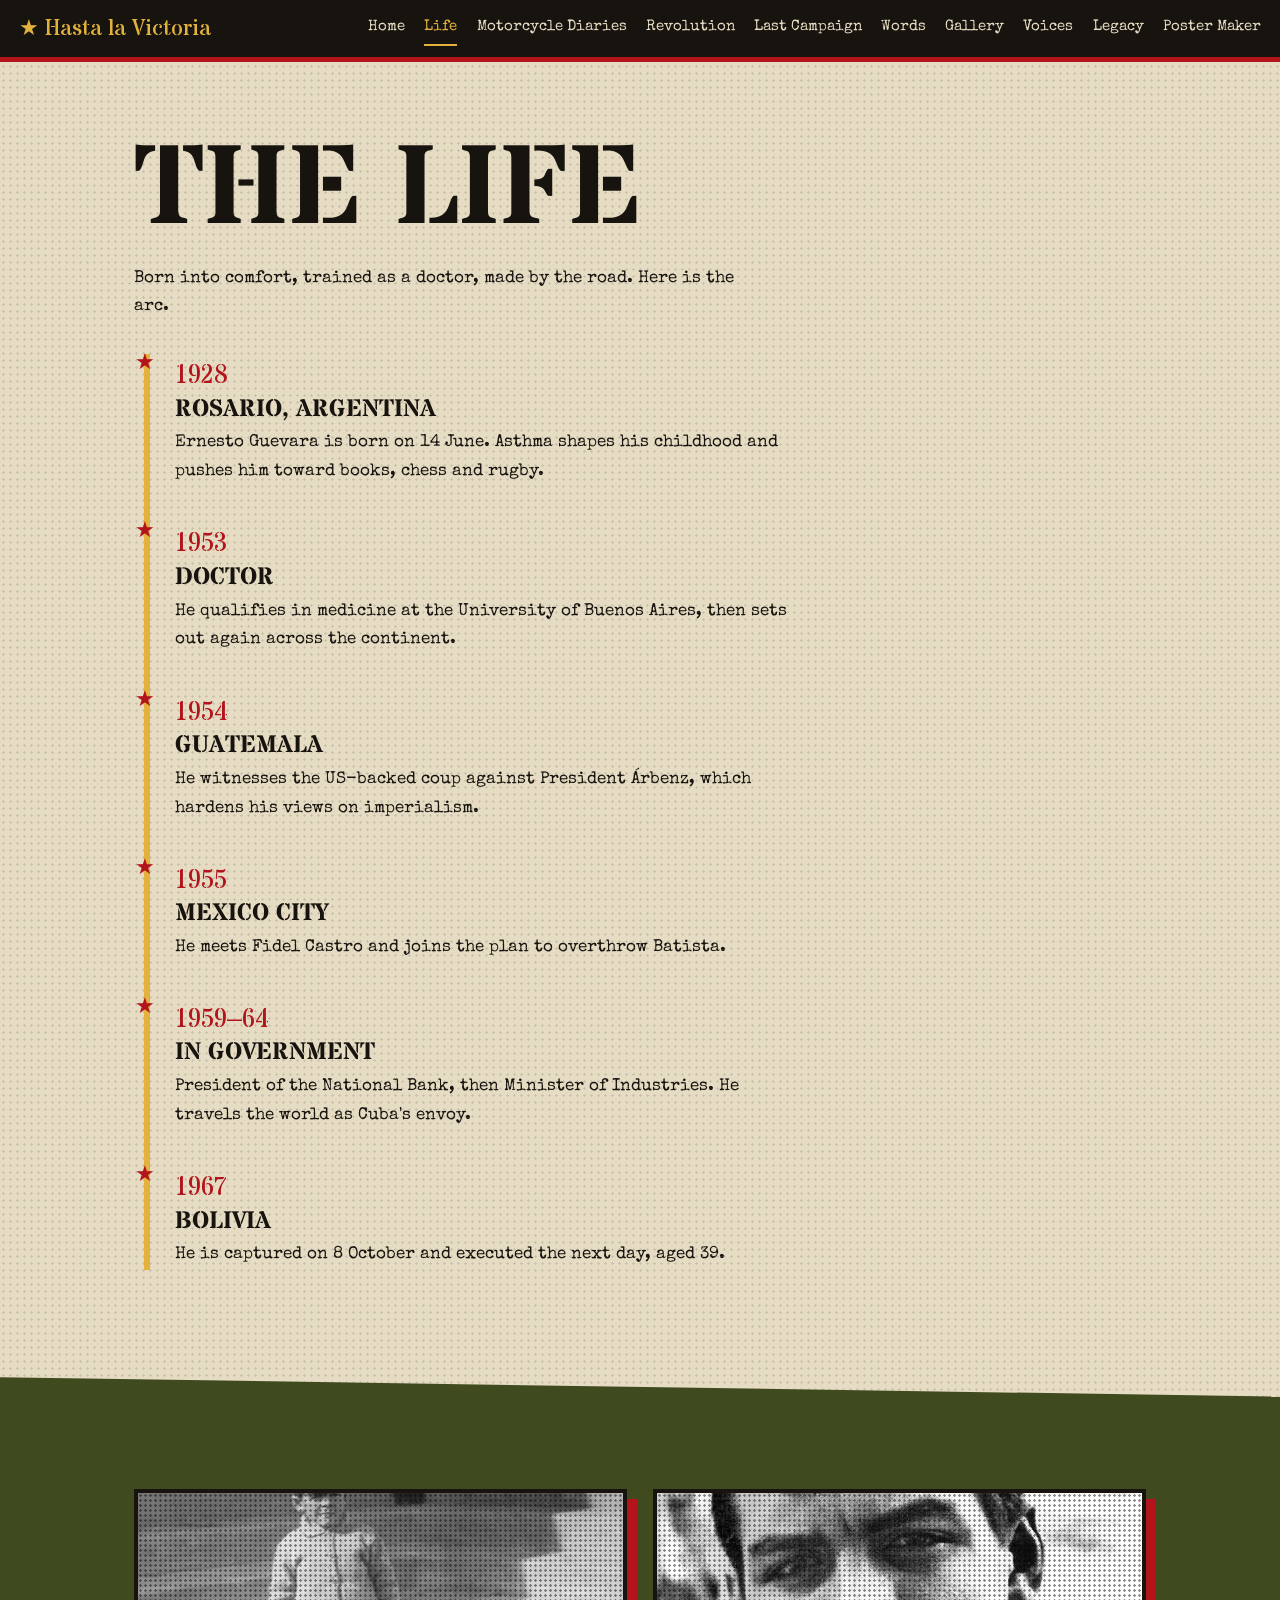
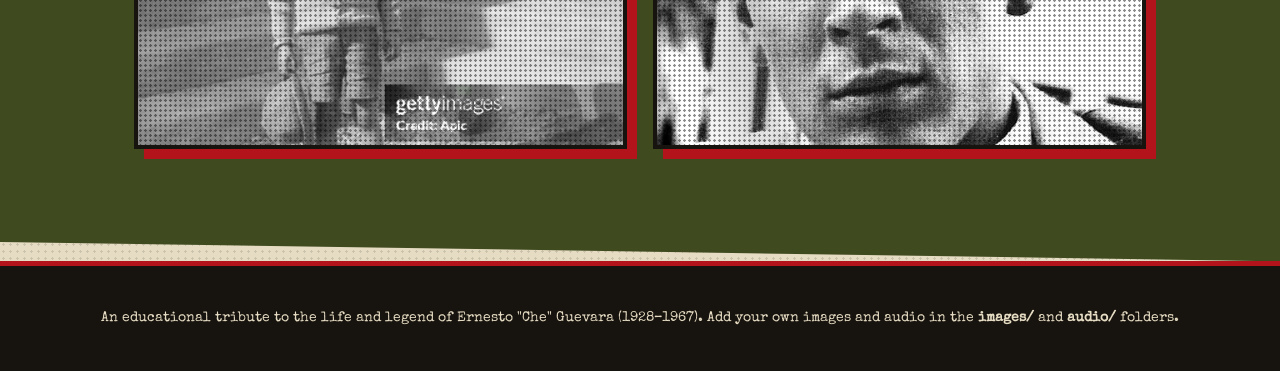
<file: biography.html>
<!doctype html><html lang="en"><head><meta charset="utf-8"><meta name="viewport" content="width=device-width,initial-scale=1"><title>Life | Hasta la Victoria Siempre</title>
<link rel="preconnect" href="https://fonts.googleapis.com"><link rel="preconnect" href="https://fonts.gstatic.com" crossorigin>
<link href="https://fonts.googleapis.com/css2?family=Special+Elite&family=Stardos+Stencil:wght@400;700&display=swap" rel="stylesheet"><link rel="stylesheet" href="css/style.css"><link rel="manifest" href="manifest.json">
<meta name="theme-color" content="#b3141b">
<link rel="apple-touch-icon" href="images/logo.png"></head><body>
<header class="nav"><a class="logo" href="index.html">★ Hasta la Victoria</a><a href="index.html">Home</a><a href="biography.html" aria-current=page>Life</a><a href="diaries.html">Motorcycle Diaries</a><a href="revolution.html">Revolution</a><a href="last-campaign.html">Last Campaign</a><a href="words.html">Words</a><a href="gallery.html">Gallery</a><a href="voices.html">Voices</a><a href="legacy.html">Legacy</a><a href="poster.html">Poster Maker</a></header><section><div class="wrap"><h1>The life</h1><p style="margin:1rem 0 2rem;max-width:60ch">Born into comfort, trained as a doctor, made by the road. Here is the arc.</p>
<div class="tl"><article><time>1928</time><h3>Rosario, Argentina</h3><p>Ernesto Guevara is born on 14 June. Asthma shapes his childhood and pushes him toward books, chess and rugby.</p></article><article><time>1953</time><h3>Doctor</h3><p>He qualifies in medicine at the University of Buenos Aires, then sets out again across the continent.</p></article><article><time>1954</time><h3>Guatemala</h3><p>He witnesses the US-backed coup against President Árbenz, which hardens his views on imperialism.</p></article><article><time>1955</time><h3>Mexico City</h3><p>He meets Fidel Castro and joins the plan to overthrow Batista.</p></article><article><time>1959–64</time><h3>In government</h3><p>President of the National Bank, then Minister of Industries. He travels the world as Cuba's envoy.</p></article><article><time>1967</time><h3>Bolivia</h3><p>He is captured on 8 October and executed the next day, aged 39.</p></article></div></div></section>
<section class="band-olive"><div class="wrap grid"><div class="ph " data-img="images/young-ernesto.jpg" data-note="Young Ernesto, Argentina" role="img" aria-label="Young Ernesto, Argentina"></div><div class="ph " data-img="images/doctor-ernesto.jpg" data-note="As a medical student" role="img" aria-label="As a medical student"></div></div></section>
<footer>An educational tribute to the life and legend of Ernesto "Che" Guevara (1928–1967). Add your own images and audio in the <b>images/</b> and <b>audio/</b> folders.</footer><script src="js/main.js"></script></body></html>
</file>
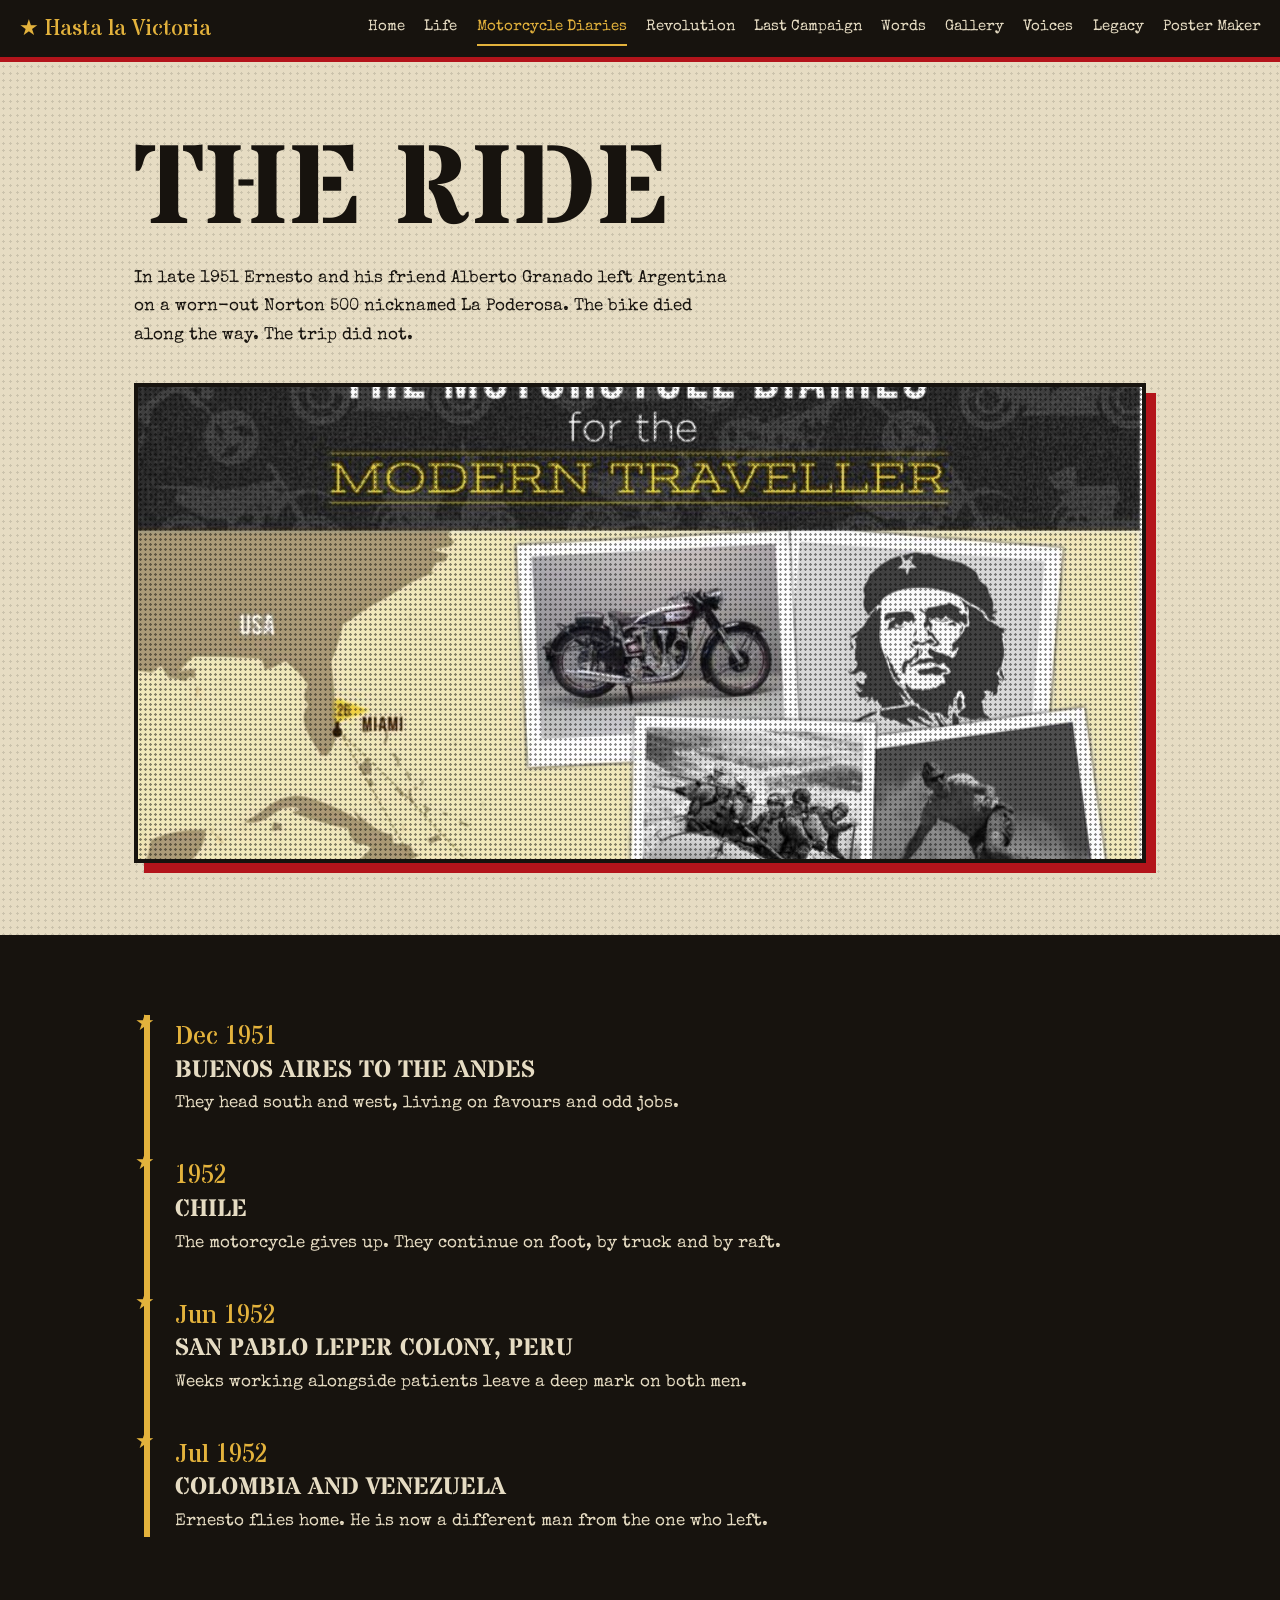
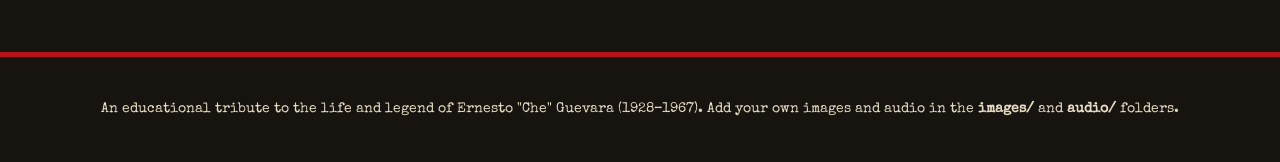
<file: diaries.html>
<!doctype html><html lang="en"><head><meta charset="utf-8"><meta name="viewport" content="width=device-width,initial-scale=1"><title>Motorcycle Diaries | Hasta la Victoria Siempre</title>
<link rel="preconnect" href="https://fonts.googleapis.com"><link rel="preconnect" href="https://fonts.gstatic.com" crossorigin>
<link href="https://fonts.googleapis.com/css2?family=Special+Elite&family=Stardos+Stencil:wght@400;700&display=swap" rel="stylesheet"><link rel="stylesheet" href="css/style.css"><link rel="manifest" href="manifest.json">
<meta name="theme-color" content="#b3141b">
<link rel="apple-touch-icon" href="images/logo.png"></head><body>
<header class="nav"><a class="logo" href="index.html">★ Hasta la Victoria</a><a href="index.html">Home</a><a href="biography.html">Life</a><a href="diaries.html" aria-current=page>Motorcycle Diaries</a><a href="revolution.html">Revolution</a><a href="last-campaign.html">Last Campaign</a><a href="words.html">Words</a><a href="gallery.html">Gallery</a><a href="voices.html">Voices</a><a href="legacy.html">Legacy</a><a href="poster.html">Poster Maker</a></header><section><div class="wrap"><h1>The ride</h1><p style="margin:1rem 0 2rem;max-width:60ch">In late 1951 Ernesto and his friend Alberto Granado left Argentina on a worn-out Norton 500 nicknamed La Poderosa. The bike died along the way. The trip did not.</p><div class="ph tall" data-img="images/motorcycle.jpg" data-note="The Norton 500, or a map of the route" role="img" aria-label="The Norton 500, or a map of the route"></div></div></section>
<section class="band-ink"><div class="wrap"><div class="tl"><article><time>Dec 1951</time><h3>Buenos Aires to the Andes</h3><p>They head south and west, living on favours and odd jobs.</p></article><article><time>1952</time><h3>Chile</h3><p>The motorcycle gives up. They continue on foot, by truck and by raft.</p></article><article><time>Jun 1952</time><h3>San Pablo leper colony, Peru</h3><p>Weeks working alongside patients leave a deep mark on both men.</p></article><article><time>Jul 1952</time><h3>Colombia and Venezuela</h3><p>Ernesto flies home. He is now a different man from the one who left.</p></article></div></div></section>
<footer>An educational tribute to the life and legend of Ernesto "Che" Guevara (1928–1967). Add your own images and audio in the <b>images/</b> and <b>audio/</b> folders.</footer><script src="js/main.js"></script></body></html>
</file>
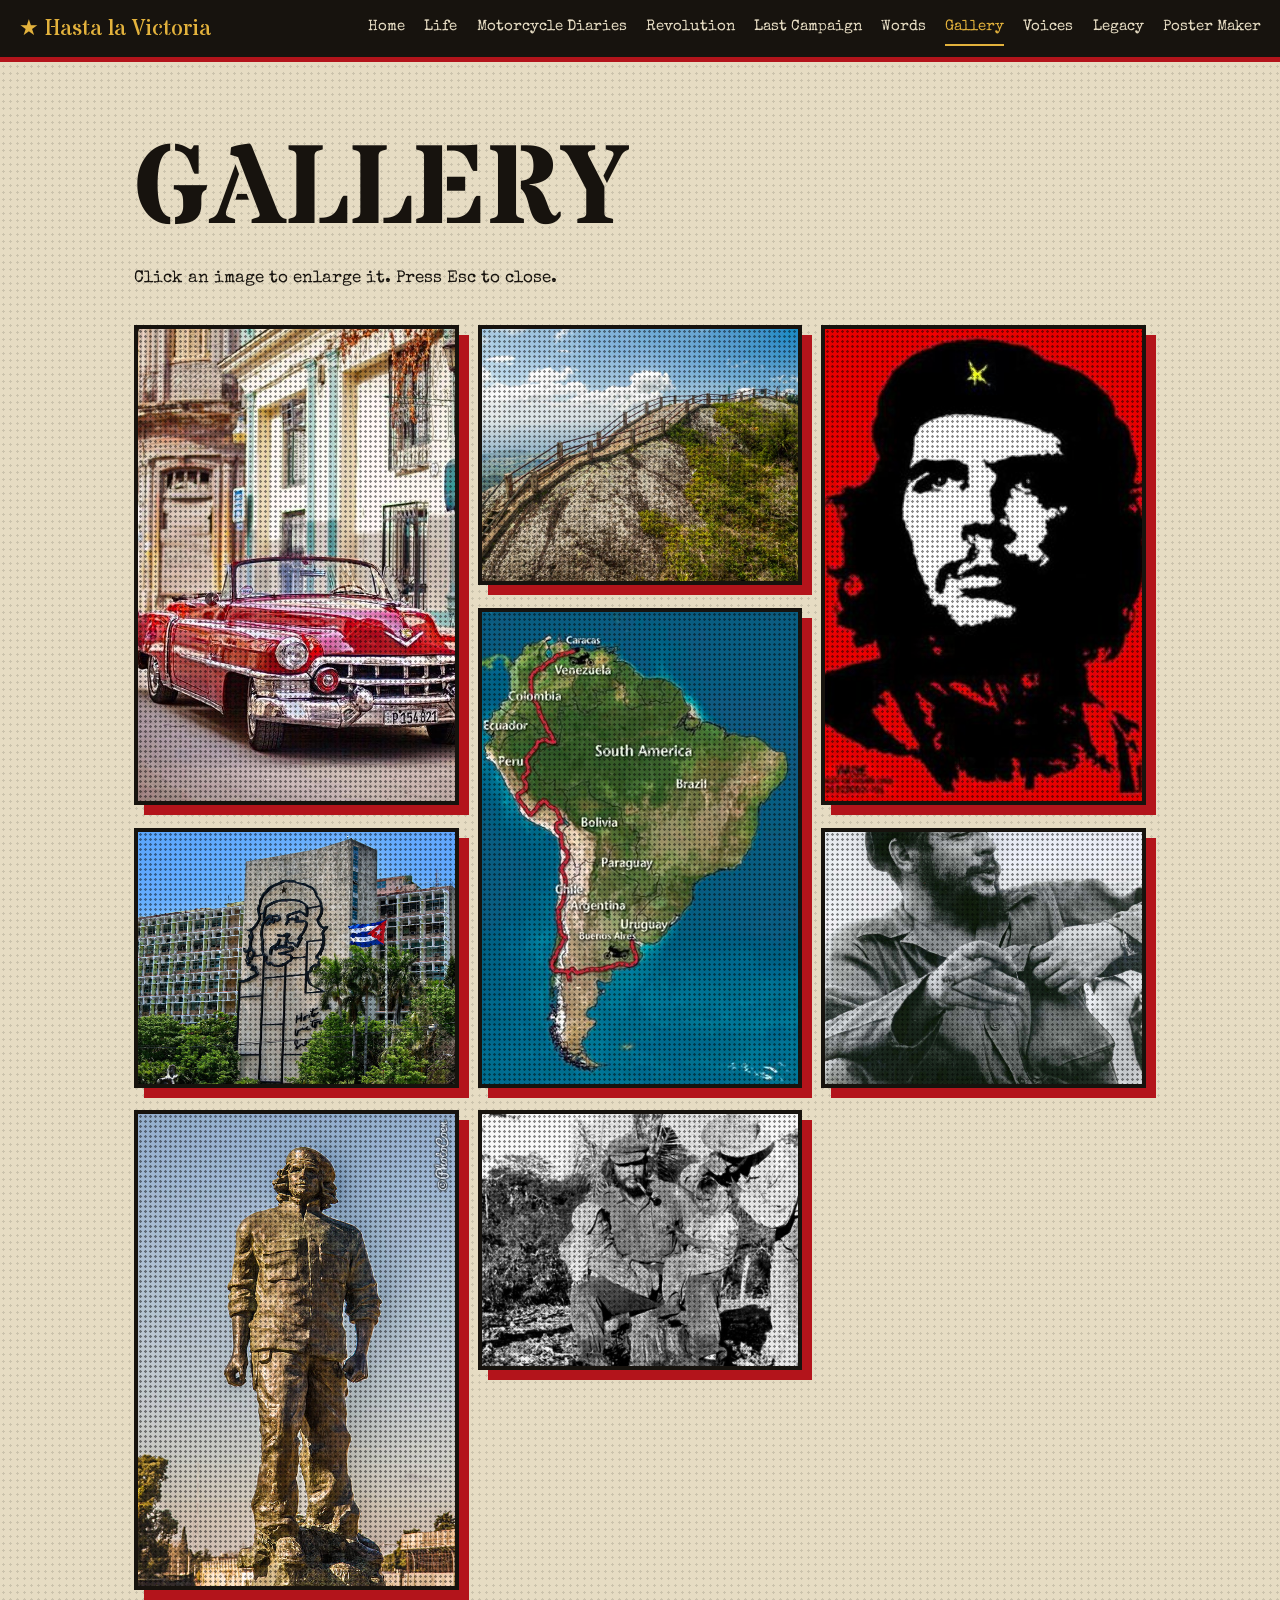
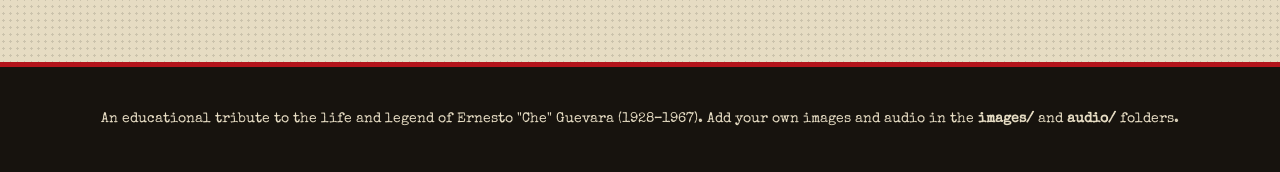
<file: gallery.html>
<!doctype html><html lang="en"><head><meta charset="utf-8"><meta name="viewport" content="width=device-width,initial-scale=1"><title>Gallery | Hasta la Victoria Siempre</title>
<link rel="preconnect" href="https://fonts.googleapis.com"><link rel="preconnect" href="https://fonts.gstatic.com" crossorigin>
<link href="https://fonts.googleapis.com/css2?family=Special+Elite&family=Stardos+Stencil:wght@400;700&display=swap" rel="stylesheet"><link rel="stylesheet" href="css/style.css"><link rel="manifest" href="manifest.json">
<meta name="theme-color" content="#b3141b">
<link rel="apple-touch-icon" href="images/logo.png"></head><body>
<header class="nav"><a class="logo" href="index.html">★ Hasta la Victoria</a><a href="index.html">Home</a><a href="biography.html">Life</a><a href="diaries.html">Motorcycle Diaries</a><a href="revolution.html">Revolution</a><a href="last-campaign.html">Last Campaign</a><a href="words.html">Words</a><a href="gallery.html" aria-current=page>Gallery</a><a href="voices.html">Voices</a><a href="legacy.html">Legacy</a><a href="poster.html">Poster Maker</a></header><section><div class="wrap"><h1>Gallery</h1><p style="margin:1rem 0 2rem">Click an image to enlarge it. Press Esc to close.</p><div class="gal"><div class="ph tall" data-img="images/gallery-1.jpg" data-note="Any photo for slot 1"></div><div class="ph" data-img="images/gallery-2.jpg" data-note="Any photo for slot 2"></div><div class="ph tall" data-img="images/gallery-3.jpg" data-note="Any photo for slot 3"></div><div class="ph" data-img="images/gallery-4.jpg" data-note="Any photo for slot 4"></div><div class="ph tall" data-img="images/gallery-5.jpg" data-note="Any photo for slot 5"></div><div class="ph" data-img="images/gallery-6.jpg" data-note="Any photo for slot 6"></div><div class="ph tall" data-img="images/gallery-7.jpg" data-note="Any photo for slot 7"></div><div class="ph" data-img="images/gallery-8.jpg" data-note="Any photo for slot 8"></div></div></div></section><div id="lb"><img alt=""></div>
<footer>An educational tribute to the life and legend of Ernesto "Che" Guevara (1928–1967). Add your own images and audio in the <b>images/</b> and <b>audio/</b> folders.</footer><script src="js/main.js"></script></body></html>
</file>
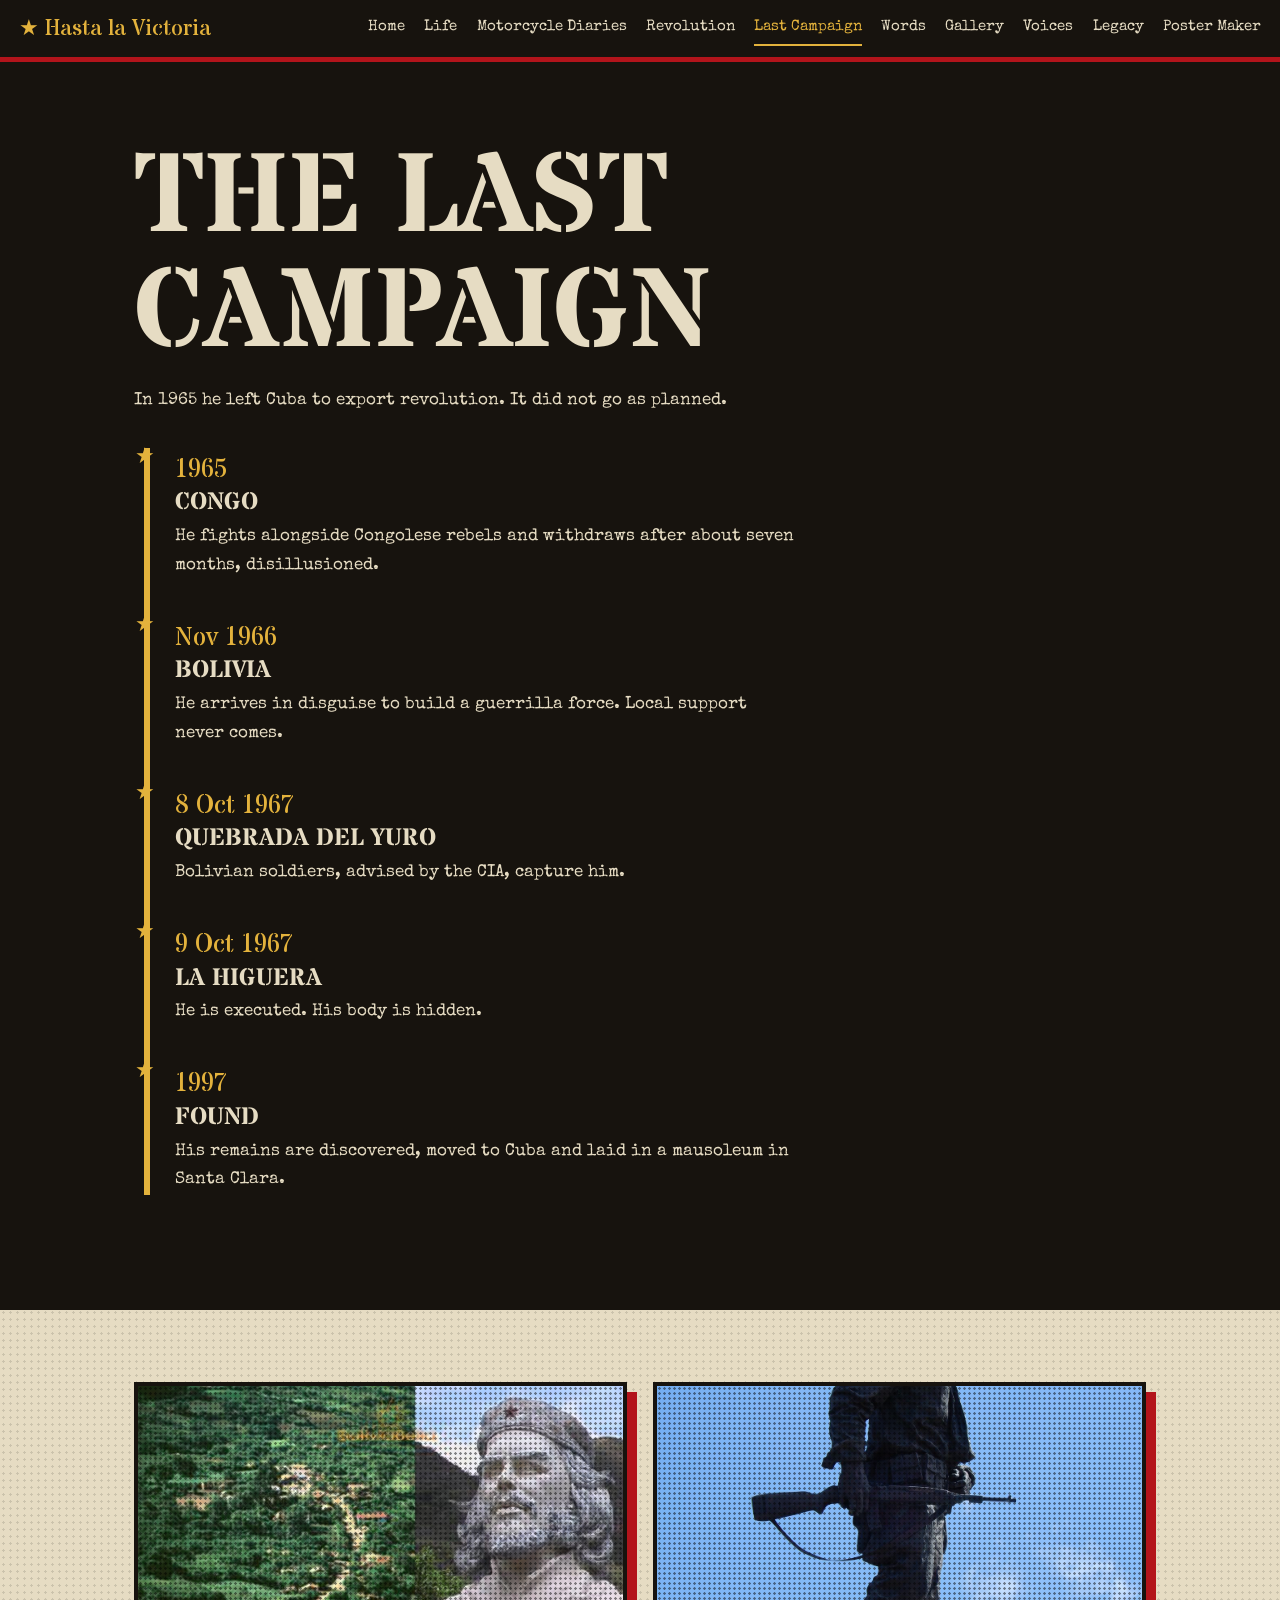
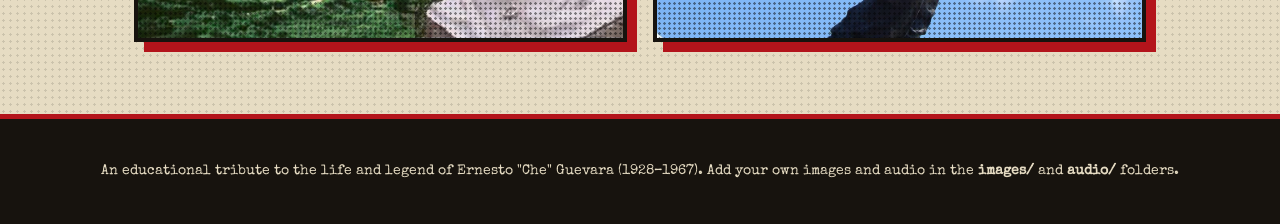
<file: last-campaign.html>
<!doctype html><html lang="en"><head><meta charset="utf-8"><meta name="viewport" content="width=device-width,initial-scale=1"><title>Last Campaign | Hasta la Victoria Siempre</title>
<link rel="preconnect" href="https://fonts.googleapis.com"><link rel="preconnect" href="https://fonts.gstatic.com" crossorigin>
<link href="https://fonts.googleapis.com/css2?family=Special+Elite&family=Stardos+Stencil:wght@400;700&display=swap" rel="stylesheet"><link rel="stylesheet" href="css/style.css"><link rel="manifest" href="manifest.json">
<meta name="theme-color" content="#b3141b">
<link rel="apple-touch-icon" href="images/logo.png"></head><body>
<header class="nav"><a class="logo" href="index.html">★ Hasta la Victoria</a><a href="index.html">Home</a><a href="biography.html">Life</a><a href="diaries.html">Motorcycle Diaries</a><a href="revolution.html">Revolution</a><a href="last-campaign.html" aria-current=page>Last Campaign</a><a href="words.html">Words</a><a href="gallery.html">Gallery</a><a href="voices.html">Voices</a><a href="legacy.html">Legacy</a><a href="poster.html">Poster Maker</a></header><section class="band-ink"><div class="wrap"><h1>The last campaign</h1><p style="margin:1rem 0 2rem;max-width:60ch">In 1965 he left Cuba to export revolution. It did not go as planned.</p>
<div class="tl"><article><time>1965</time><h3>Congo</h3><p>He fights alongside Congolese rebels and withdraws after about seven months, disillusioned.</p></article><article><time>Nov 1966</time><h3>Bolivia</h3><p>He arrives in disguise to build a guerrilla force. Local support never comes.</p></article><article><time>8 Oct 1967</time><h3>Quebrada del Yuro</h3><p>Bolivian soldiers, advised by the CIA, capture him.</p></article><article><time>9 Oct 1967</time><h3>La Higuera</h3><p>He is executed. His body is hidden.</p></article><article><time>1997</time><h3>Found</h3><p>His remains are discovered, moved to Cuba and laid in a mausoleum in Santa Clara.</p></article></div></div></section>
<section><div class="wrap grid"><div class="ph " data-img="images/bolivia.jpg" data-note="Bolivian highlands" role="img" aria-label="Bolivian highlands"></div><div class="ph " data-img="images/santa-clara-mausoleum.jpg" data-note="Santa Clara memorial" role="img" aria-label="Santa Clara memorial"></div></div></section>
<footer>An educational tribute to the life and legend of Ernesto "Che" Guevara (1928–1967). Add your own images and audio in the <b>images/</b> and <b>audio/</b> folders.</footer><script src="js/main.js"></script></body></html>
</file>
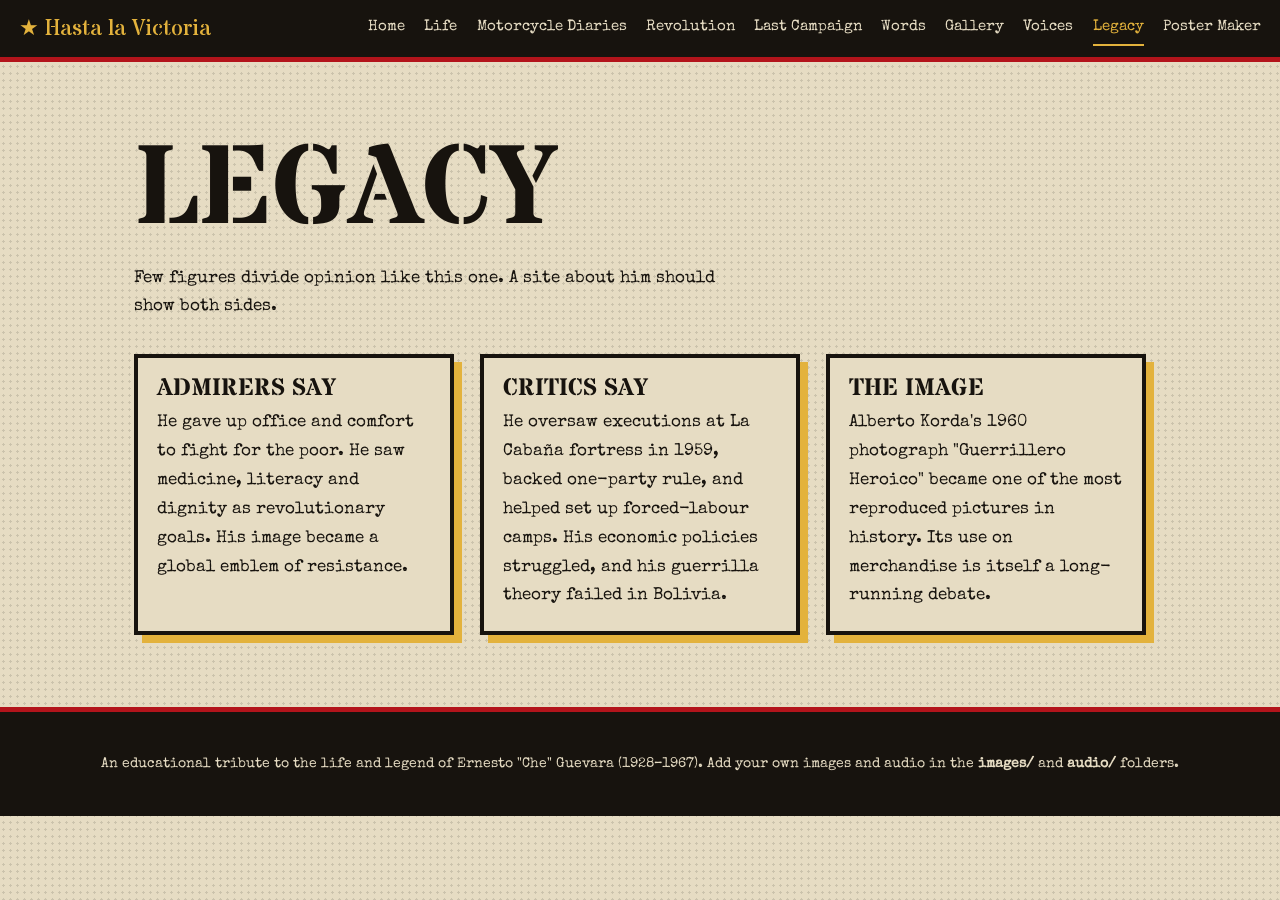
<file: legacy.html>
<!doctype html><html lang="en"><head><meta charset="utf-8"><meta name="viewport" content="width=device-width,initial-scale=1"><title>Legacy | Hasta la Victoria Siempre</title>
<link rel="preconnect" href="https://fonts.googleapis.com"><link rel="preconnect" href="https://fonts.gstatic.com" crossorigin>
<link href="https://fonts.googleapis.com/css2?family=Special+Elite&family=Stardos+Stencil:wght@400;700&display=swap" rel="stylesheet"><link rel="stylesheet" href="css/style.css"><link rel="manifest" href="manifest.json">
<meta name="theme-color" content="#b3141b">
<link rel="apple-touch-icon" href="images/logo.png"></head><body>
<header class="nav"><a class="logo" href="index.html">★ Hasta la Victoria</a><a href="index.html">Home</a><a href="biography.html">Life</a><a href="diaries.html">Motorcycle Diaries</a><a href="revolution.html">Revolution</a><a href="last-campaign.html">Last Campaign</a><a href="words.html">Words</a><a href="gallery.html">Gallery</a><a href="voices.html">Voices</a><a href="legacy.html" aria-current=page>Legacy</a><a href="poster.html">Poster Maker</a></header><section><div class="wrap"><h1>Legacy</h1><p style="margin:1rem 0 2rem;max-width:60ch">Few figures divide opinion like this one. A site about him should show both sides.</p><div class="grid">
<div class="card"><h3>Admirers say</h3><p>He gave up office and comfort to fight for the poor. He saw medicine, literacy and dignity as revolutionary goals. His image became a global emblem of resistance.</p></div>
<div class="card"><h3>Critics say</h3><p>He oversaw executions at La Cabaña fortress in 1959, backed one-party rule, and helped set up forced-labour camps. His economic policies struggled, and his guerrilla theory failed in Bolivia.</p></div>
<div class="card"><h3>The image</h3><p>Alberto Korda's 1960 photograph "Guerrillero Heroico" became one of the most reproduced pictures in history. Its use on merchandise is itself a long-running debate.</p></div></div></div></section>
<footer>An educational tribute to the life and legend of Ernesto "Che" Guevara (1928–1967). Add your own images and audio in the <b>images/</b> and <b>audio/</b> folders.</footer><script src="js/main.js"></script></body></html>
</file>
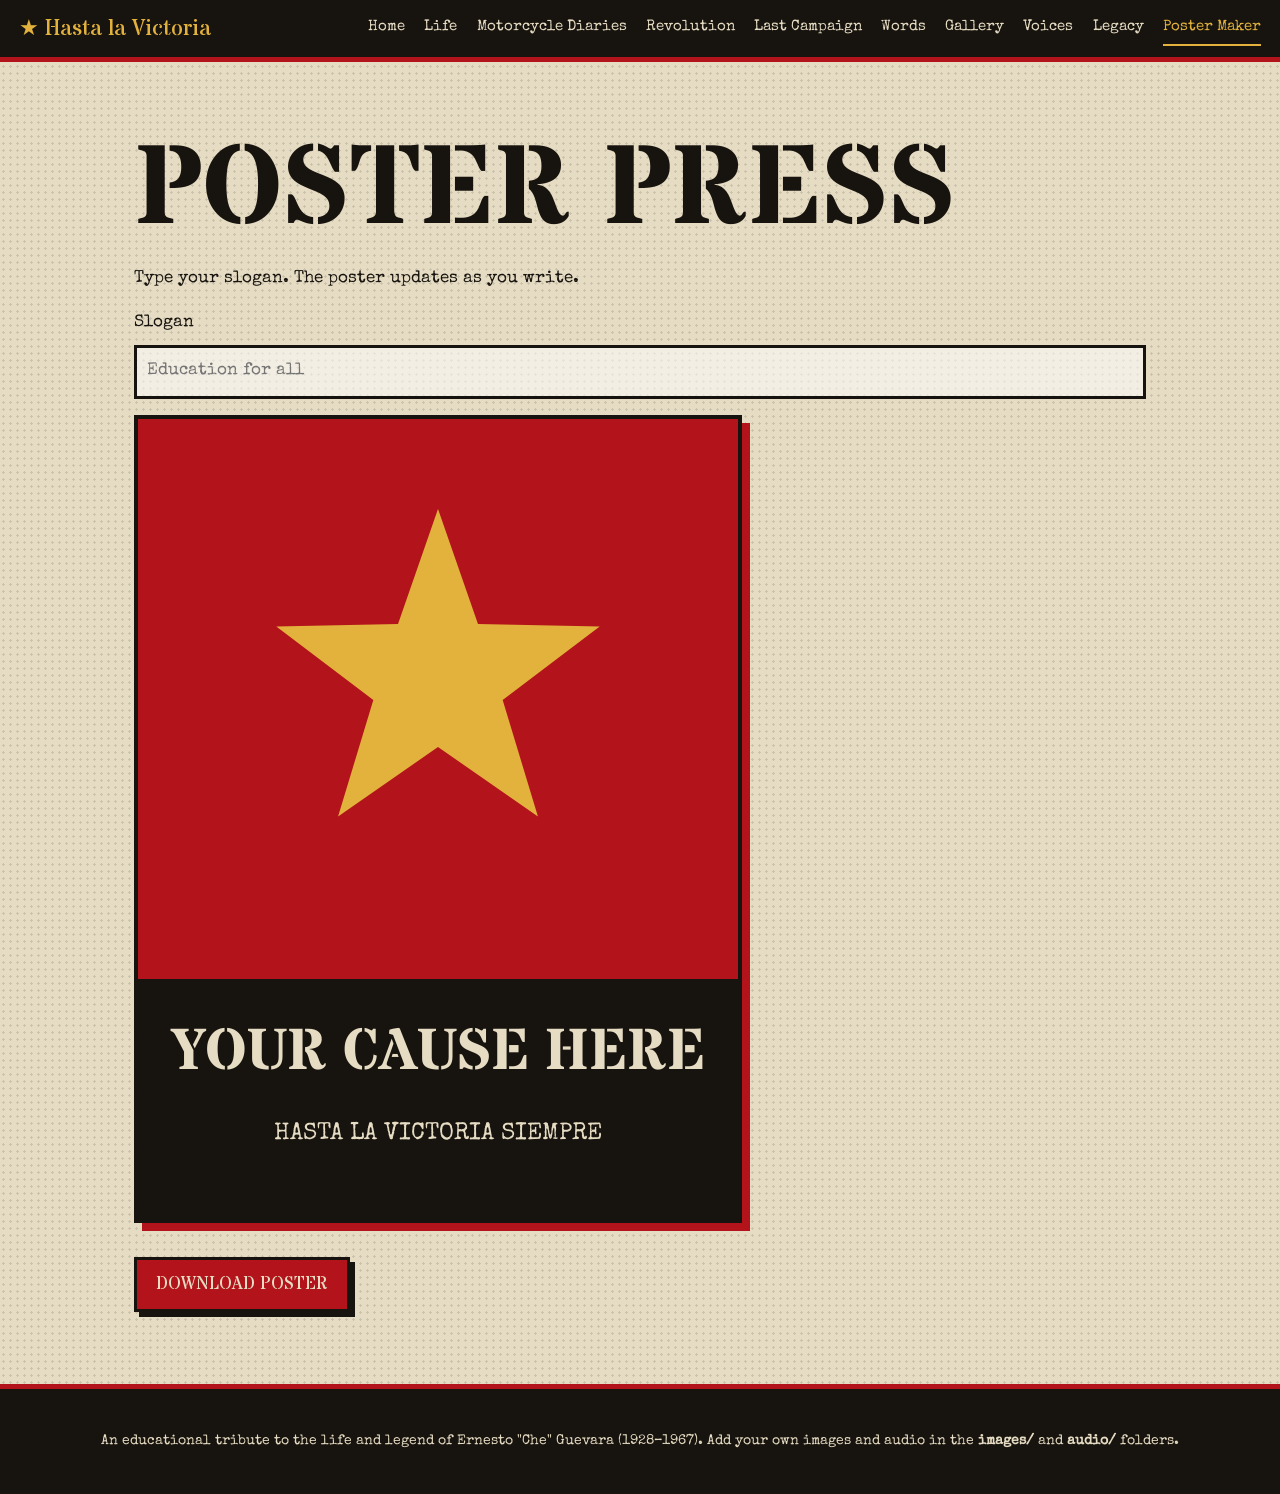
<file: poster.html>
<!doctype html><html lang="en"><head><meta charset="utf-8"><meta name="viewport" content="width=device-width,initial-scale=1"><title>Poster Maker | Hasta la Victoria Siempre</title>
<link rel="preconnect" href="https://fonts.googleapis.com"><link rel="preconnect" href="https://fonts.gstatic.com" crossorigin>
<link href="https://fonts.googleapis.com/css2?family=Special+Elite&family=Stardos+Stencil:wght@400;700&display=swap" rel="stylesheet"><link rel="stylesheet" href="css/style.css"></head><body>
<header class="nav"><a class="logo" href="index.html">★ Hasta la Victoria</a><a href="index.html">Home</a><a href="biography.html">Life</a><a href="diaries.html">Motorcycle Diaries</a><a href="revolution.html">Revolution</a><a href="last-campaign.html">Last Campaign</a><a href="words.html">Words</a><a href="gallery.html">Gallery</a><a href="voices.html">Voices</a><a href="legacy.html">Legacy</a><a href="poster.html" aria-current=page>Poster Maker</a></header><section><div class="wrap"><h1>Poster press</h1><p style="margin:1rem 0">Type your slogan. The poster updates as you write.</p><label for="ptext">Slogan</label><input type="text" id="ptext" maxlength="40" placeholder="Education for all"><canvas id="poster" width="600" height="800"></canvas><p style="margin-top:1.4rem"><button class="btn" id="pdl">Download poster</button></p></div></section>
<footer>An educational tribute to the life and legend of Ernesto "Che" Guevara (1928–1967). Add your own images and audio in the <b>images/</b> and <b>audio/</b> folders.</footer><script src="js/main.js"></script></body></html>
</file>
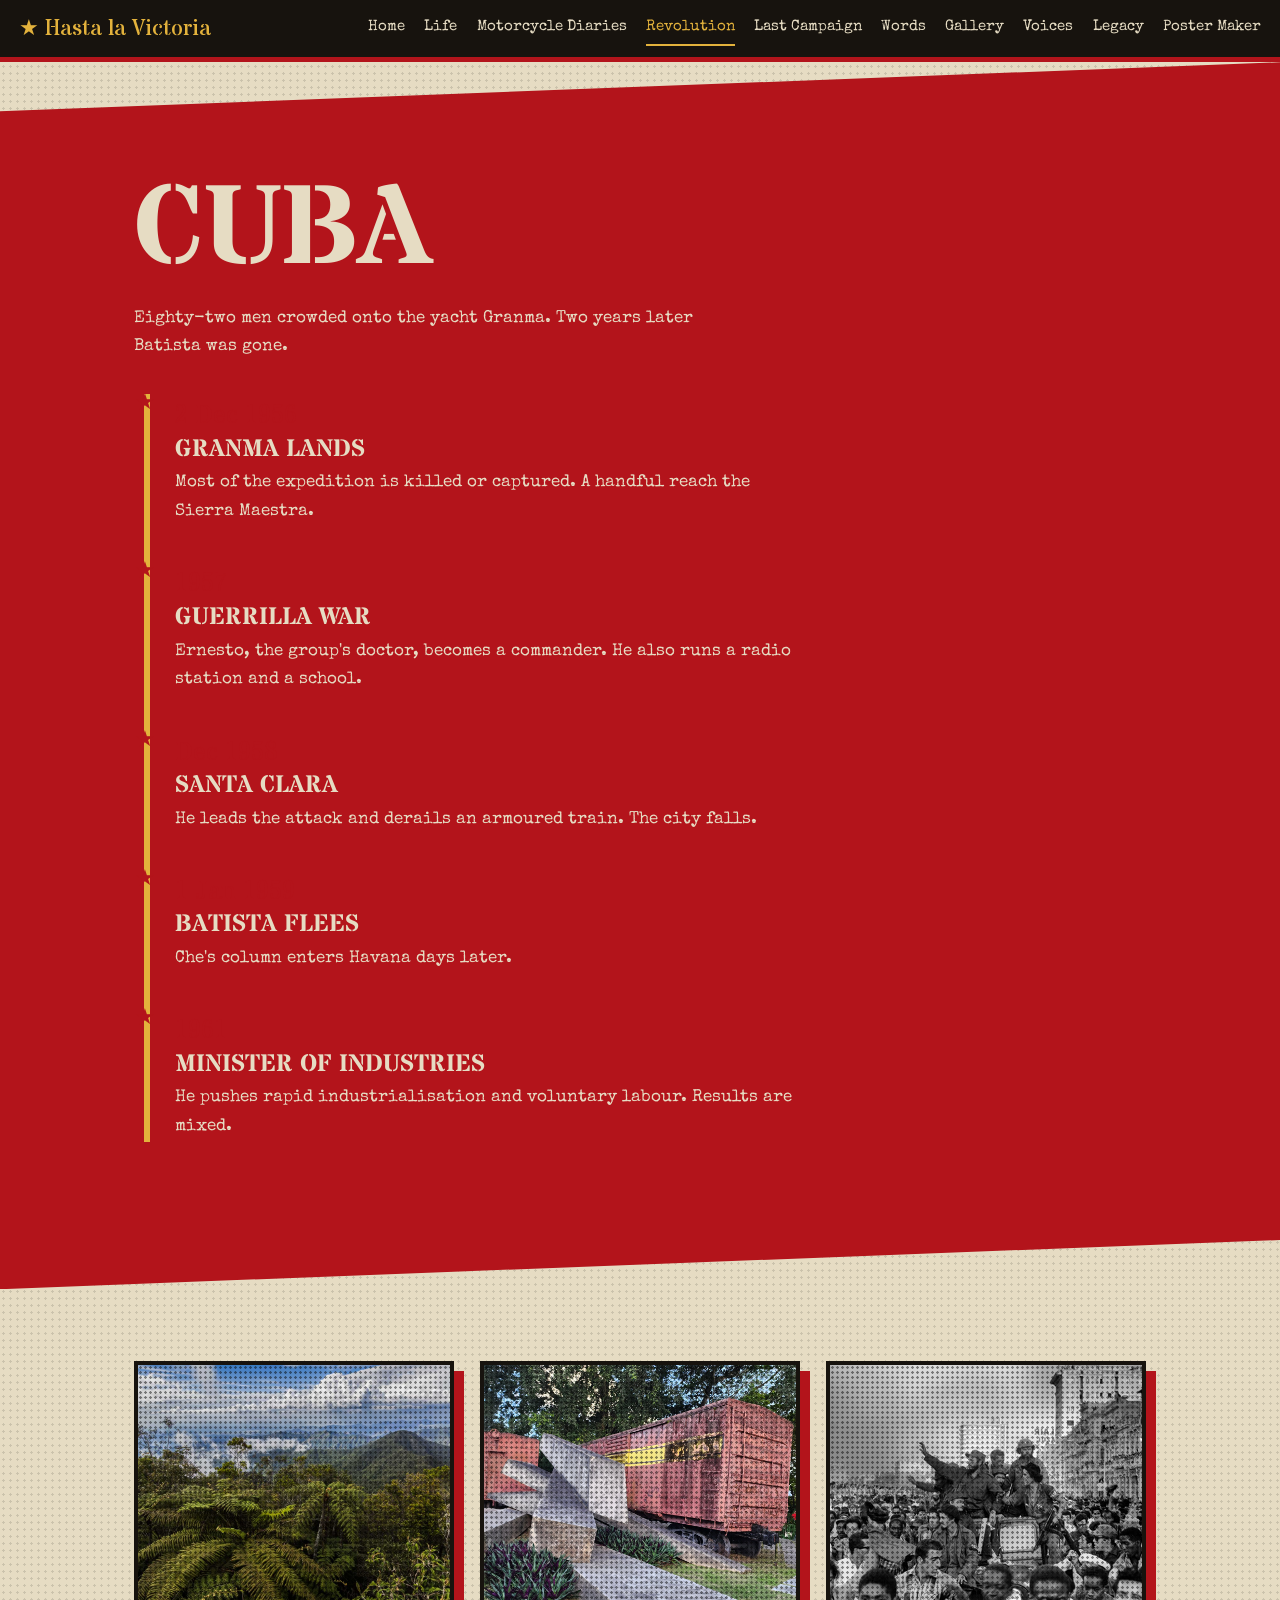
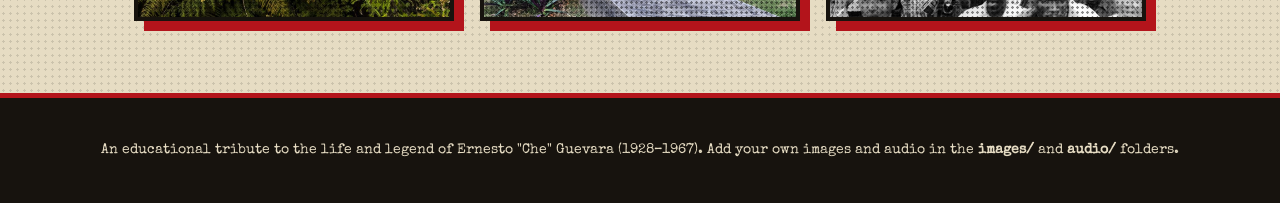
<file: revolution.html>
<!doctype html><html lang="en"><head><meta charset="utf-8"><meta name="viewport" content="width=device-width,initial-scale=1"><title>Revolution | Hasta la Victoria Siempre</title>
<link rel="preconnect" href="https://fonts.googleapis.com"><link rel="preconnect" href="https://fonts.gstatic.com" crossorigin>
<link href="https://fonts.googleapis.com/css2?family=Special+Elite&family=Stardos+Stencil:wght@400;700&display=swap" rel="stylesheet"><link rel="stylesheet" href="css/style.css"><link rel="manifest" href="manifest.json">
<meta name="theme-color" content="#b3141b">
<link rel="apple-touch-icon" href="images/logo.png"></head><body>
<header class="nav"><a class="logo" href="index.html">★ Hasta la Victoria</a><a href="index.html">Home</a><a href="biography.html">Life</a><a href="diaries.html">Motorcycle Diaries</a><a href="revolution.html" aria-current=page>Revolution</a><a href="last-campaign.html">Last Campaign</a><a href="words.html">Words</a><a href="gallery.html">Gallery</a><a href="voices.html">Voices</a><a href="legacy.html">Legacy</a><a href="poster.html">Poster Maker</a></header><section class="band-red"><div class="wrap"><h1>Cuba</h1><p style="margin:1rem 0 2rem;max-width:60ch">Eighty-two men crowded onto the yacht Granma. Two years later Batista was gone.</p>
<div class="tl"><article><time>2 Dec 1956</time><h3>Granma lands</h3><p>Most of the expedition is killed or captured. A handful reach the Sierra Maestra.</p></article><article><time>1957</time><h3>Guerrilla war</h3><p>Ernesto, the group's doctor, becomes a commander. He also runs a radio station and a school.</p></article><article><time>Dec 1958</time><h3>Santa Clara</h3><p>He leads the attack and derails an armoured train. The city falls.</p></article><article><time>1 Jan 1959</time><h3>Batista flees</h3><p>Che's column enters Havana days later.</p></article><article><time>1961</time><h3>Minister of Industries</h3><p>He pushes rapid industrialisation and voluntary labour. Results are mixed.</p></article></div></div></section>
<section><div class="wrap grid"><div class="ph " data-img="images/sierra-maestra.jpg" data-note="Sierra Maestra" role="img" aria-label="Sierra Maestra"></div><div class="ph " data-img="images/santa-clara.jpg" data-note="Santa Clara train" role="img" aria-label="Santa Clara train"></div><div class="ph " data-img="images/havana-1959.jpg" data-note="Havana 1959" role="img" aria-label="Havana 1959"></div></div></section>
<footer>An educational tribute to the life and legend of Ernesto "Che" Guevara (1928–1967). Add your own images and audio in the <b>images/</b> and <b>audio/</b> folders.</footer><script src="js/main.js"></script></body></html>
</file>
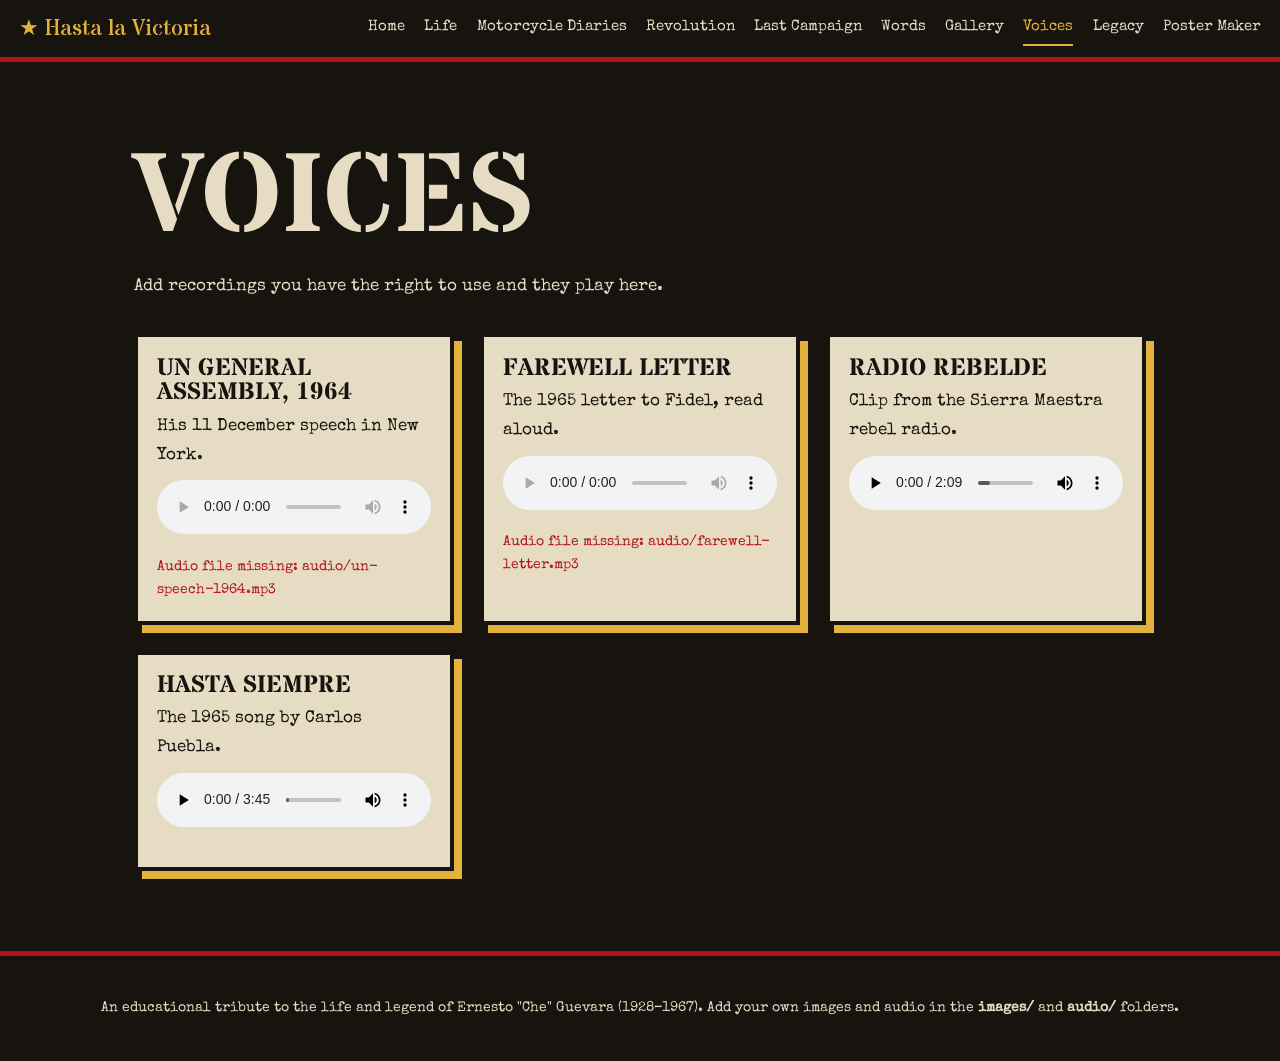
<file: voices.html>
<!doctype html><html lang="en"><head><meta charset="utf-8"><meta name="viewport" content="width=device-width,initial-scale=1"><title>Voices | Hasta la Victoria Siempre</title>
<link rel="preconnect" href="https://fonts.googleapis.com"><link rel="preconnect" href="https://fonts.gstatic.com" crossorigin>
<link href="https://fonts.googleapis.com/css2?family=Special+Elite&family=Stardos+Stencil:wght@400;700&display=swap" rel="stylesheet"><link rel="stylesheet" href="css/style.css"><link rel="manifest" href="manifest.json">
<meta name="theme-color" content="#b3141b">
<link rel="apple-touch-icon" href="images/logo.png"></head><body>
<header class="nav"><a class="logo" href="index.html">★ Hasta la Victoria</a><a href="index.html">Home</a><a href="biography.html">Life</a><a href="diaries.html">Motorcycle Diaries</a><a href="revolution.html">Revolution</a><a href="last-campaign.html">Last Campaign</a><a href="words.html">Words</a><a href="gallery.html">Gallery</a><a href="voices.html" aria-current=page>Voices</a><a href="legacy.html">Legacy</a><a href="poster.html">Poster Maker</a></header><section class="band-ink"><div class="wrap"><h1>Voices</h1><p style="margin:1rem 0 2rem;max-width:60ch">Add recordings you have the right to use and they play here.</p><div class="grid">
<div class="card"><h3>UN General Assembly, 1964</h3><p>His 11 December speech in New York.</p><audio controls preload="none" src="audio/un-speech-1964.mp3"></audio></div>
<div class="card"><h3>Farewell letter</h3><p>The 1965 letter to Fidel, read aloud.</p><audio controls preload="none" src="audio/farewell-letter.mp3"></audio></div>
<div class="card"><h3>Radio Rebelde</h3><p>Clip from the Sierra Maestra rebel radio.</p><audio controls preload="none" src="audio/radio-rebelde.mp3"></audio></div>
<div class="card"><h3>Hasta Siempre</h3><p>The 1965 song by Carlos Puebla.</p><audio controls preload="none" src="audio/hasta-siempre.mp3"></audio></div></div></div></section>
<footer>An educational tribute to the life and legend of Ernesto "Che" Guevara (1928–1967). Add your own images and audio in the <b>images/</b> and <b>audio/</b> folders.</footer><script src="js/main.js"></script></body></html>
</file>
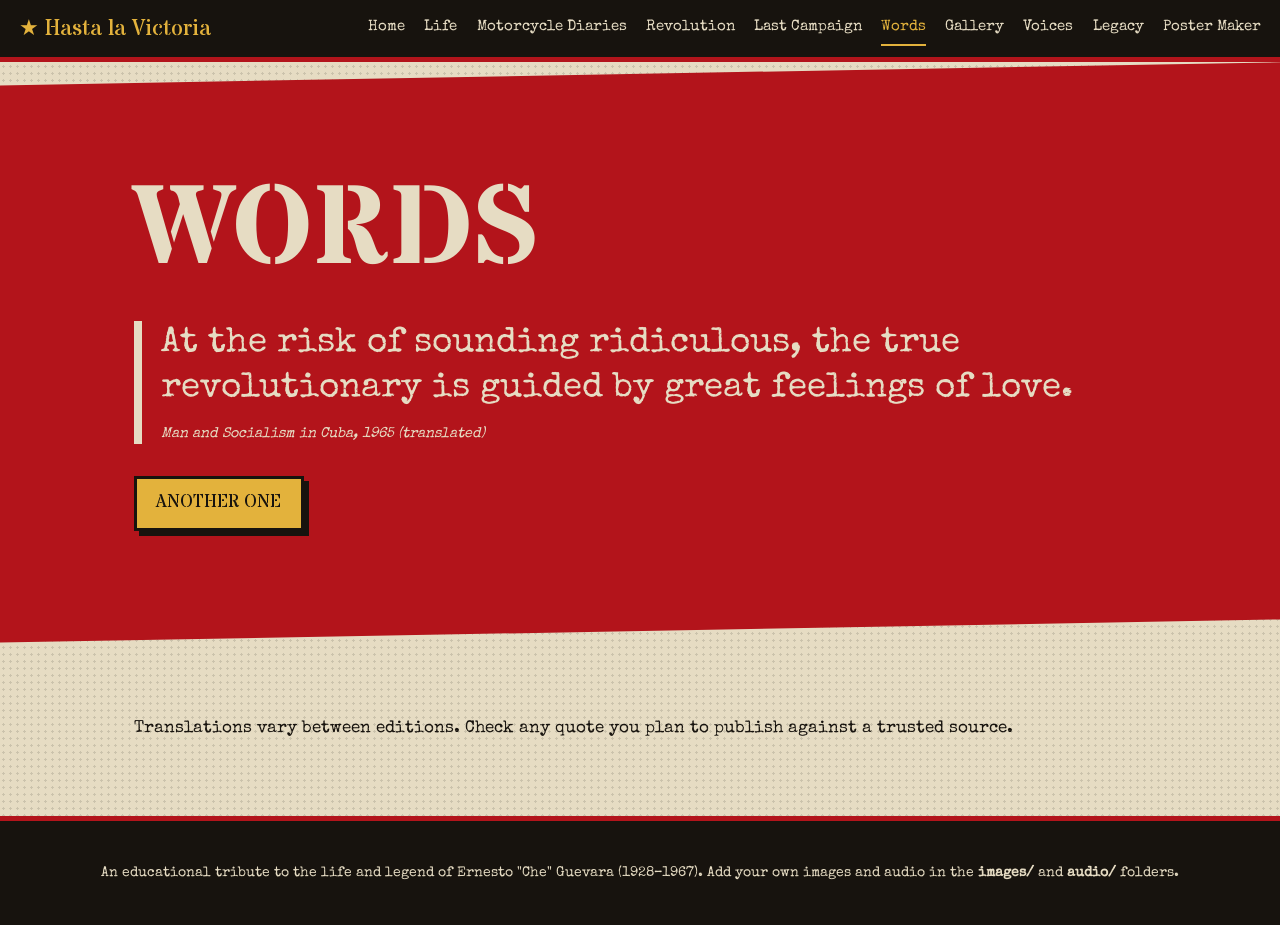
<file: words.html>
<!doctype html><html lang="en"><head><meta charset="utf-8"><meta name="viewport" content="width=device-width,initial-scale=1"><title>Words | Hasta la Victoria Siempre</title>
<link rel="preconnect" href="https://fonts.googleapis.com"><link rel="preconnect" href="https://fonts.gstatic.com" crossorigin>
<link href="https://fonts.googleapis.com/css2?family=Special+Elite&family=Stardos+Stencil:wght@400;700&display=swap" rel="stylesheet"><link rel="stylesheet" href="css/style.css"><link rel="manifest" href="manifest.json">
<meta name="theme-color" content="#b3141b">
<link rel="apple-touch-icon" href="images/logo.png"></head><body>
<header class="nav"><a class="logo" href="index.html">★ Hasta la Victoria</a><a href="index.html">Home</a><a href="biography.html">Life</a><a href="diaries.html">Motorcycle Diaries</a><a href="revolution.html">Revolution</a><a href="last-campaign.html">Last Campaign</a><a href="words.html" aria-current=page>Words</a><a href="gallery.html">Gallery</a><a href="voices.html">Voices</a><a href="legacy.html">Legacy</a><a href="poster.html">Poster Maker</a></header><section class="band-red"><div class="wrap"><h1>Words</h1><blockquote style="margin:2rem 0"><span id="q"></span><cite id="qc"></cite></blockquote><button class="btn alt" id="qnext">Another one</button></div></section>
<section><div class="wrap"><p>Translations vary between editions. Check any quote you plan to publish against a trusted source.</p></div></section>
<footer>An educational tribute to the life and legend of Ernesto "Che" Guevara (1928–1967). Add your own images and audio in the <b>images/</b> and <b>audio/</b> folders.</footer><script src="js/main.js"></script></body></html>
</file>
<file: css/style.css>
:root{--red:#b3141b;--olive:#3f4a1f;--paper:#e6dcc3;--ink:#17130e;--gold:#e3b23c;--hd:'Stardos Stencil','Impact',serif;--bd:'Special Elite','Courier New',monospace}
*{box-sizing:border-box;margin:0}
html{scroll-behavior:smooth}
body{font:17px/1.7 var(--bd);color:var(--ink);background:var(--paper) radial-gradient(rgba(23,19,14,.13) 1px,transparent 1.4px) 0 0/7px 7px}
a{color:var(--red)}a:focus-visible,button:focus-visible{outline:3px solid var(--gold);outline-offset:3px}
h1,h2,h3{font-family:var(--hd);font-weight:700;line-height:1.02;text-transform:uppercase}
h1{font-size:clamp(2.6rem,9vw,7rem)}h2{font-size:clamp(1.9rem,5vw,3.4rem);margin-bottom:.5em}h3{font-size:1.5rem;margin-bottom:.3em}
header.nav{position:sticky;top:0;z-index:20;background:var(--ink);color:var(--paper);display:flex;flex-wrap:wrap;align-items:center;gap:.2rem 1.2rem;padding:.6rem 1.2rem;border-bottom:5px solid var(--red)}
.logo{font-family:var(--hd);font-size:1.4rem;color:var(--gold);text-decoration:none;margin-right:auto}
header.nav a:not(.logo){color:var(--paper);text-decoration:none;font-size:.95rem;padding:.2rem 0;border-bottom:2px solid transparent}
header.nav a[aria-current]{border-color:var(--gold);color:var(--gold)}header.nav a:hover{border-color:var(--red)}
.wrap{max-width:1050px;margin:auto;padding:0 1.2rem}
section{padding:4.5rem 0}
.band-red{background:var(--red);color:var(--paper);clip-path:polygon(0 4%,100% 0,100% 96%,0 100%);padding:7rem 0}
.band-olive{background:var(--olive);color:var(--paper);clip-path:polygon(0 0,100% 4%,100% 100%,0 96%);padding:7rem 0}
.band-ink{background:var(--ink);color:var(--paper);padding:5rem 0}
.hero{display:grid;grid-template-columns:1.2fr 1fr;gap:2rem;align-items:center;min-height:82vh;padding:3rem 0}
.hero h1 span{display:block;color:var(--red)}
.hero .tag{background:var(--ink);color:var(--paper);display:inline-block;padding:.2rem .8rem;transform:rotate(-2deg);margin-bottom:1rem}
.type{border-right:3px solid var(--red);padding-right:.3rem;white-space:pre-wrap}
.ph{position:relative;background:#00000014 center/cover;border:4px solid var(--ink);box-shadow:10px 10px 0 var(--red);min-height:260px;display:grid;place-items:center;text-align:center;font-size:.85rem;overflow:hidden;color:var(--ink)}
.ph.tall{min-height:480px}.ph.has::after{content:"";position:absolute;inset:0;background:radial-gradient(rgba(0,0,0,.45) 1px,transparent 1.5px) 0 0/5px 5px;mix-blend-mode:multiply}
.ph:not(.has)::before{content:"★";position:absolute;font-size:12rem;color:var(--red);opacity:.18;line-height:1}
.ph span{position:relative;padding:1rem;background:var(--paper);border:2px dashed var(--ink);max-width:80%}
.marquee{background:var(--gold);border-block:4px solid var(--ink);overflow:hidden;white-space:nowrap;font-family:var(--hd);font-size:1.5rem;text-transform:uppercase}
.marquee div{display:inline-block;padding:.4rem 0;animation:m 28s linear infinite}@keyframes m{to{transform:translateX(-33.33%)}}
.btn{font:inherit;font-family:var(--hd);text-transform:uppercase;background:var(--red);color:var(--paper);border:3px solid var(--ink);padding:.6rem 1.2rem;cursor:pointer;box-shadow:5px 5px 0 var(--ink);text-decoration:none;display:inline-block;font-size:1.1rem}
.btn:hover{transform:translate(2px,2px);box-shadow:3px 3px 0 var(--ink)}.btn.alt{background:var(--gold);color:var(--ink)}
.grid{display:grid;grid-template-columns:repeat(auto-fit,minmax(260px,1fr));gap:1.6rem}
.card{background:var(--paper);color:var(--ink);border:4px solid var(--ink);padding:1.2rem;box-shadow:8px 8px 0 var(--gold)}
.card a.more{font-family:var(--hd)}
.tl{border-left:6px solid var(--gold);margin-left:.6rem;padding-left:1.6rem}
.tl article{margin-bottom:2.2rem;position:relative;max-width:62ch}.tl article::before{content:"★";position:absolute;left:-2.55rem;top:0;color:var(--red);font-size:1.4rem;line-height:1}
.band-olive .tl article::before,.band-ink .tl article::before{color:var(--gold)}
.tl time{font-family:var(--hd);font-size:1.6rem;color:var(--red)}.band-olive .tl time,.band-ink .tl time{color:var(--gold)}
blockquote{font-size:clamp(1.3rem,3.2vw,2.2rem);line-height:1.3;border-left:8px solid var(--paper);padding-left:1.2rem}
blockquote cite{display:block;font-size:.9rem;margin-top:.8rem}
.gal{columns:3 220px;gap:1.2rem}.gal .ph{margin-bottom:1.4rem;cursor:zoom-in}
#lb{position:fixed;inset:0;background:#000d;display:none;place-items:center;z-index:50}#lb.on{display:grid}#lb img{max-width:92vw;max-height:88vh;border:5px solid var(--paper)}
audio{width:100%;margin:.6rem 0}.miss{color:var(--red);font-size:.85rem}
canvas{max-width:100%;border:4px solid var(--ink);box-shadow:8px 8px 0 var(--red)}
input[type=text]{font:inherit;width:100%;padding:.6rem;border:3px solid var(--ink);background:#fff8;margin:.4rem 0 1rem}
footer{background:var(--ink);color:var(--paper);text-align:center;padding:2.5rem 1rem;border-top:5px solid var(--red);font-size:.9rem}
@media(max-width:760px){.hero{grid-template-columns:1fr}.ph.tall{min-height:320px}section{padding:3rem 0}}
@media(prefers-reduced-motion:reduce){.marquee div{animation:none}html{scroll-behavior:auto}}
</file>
